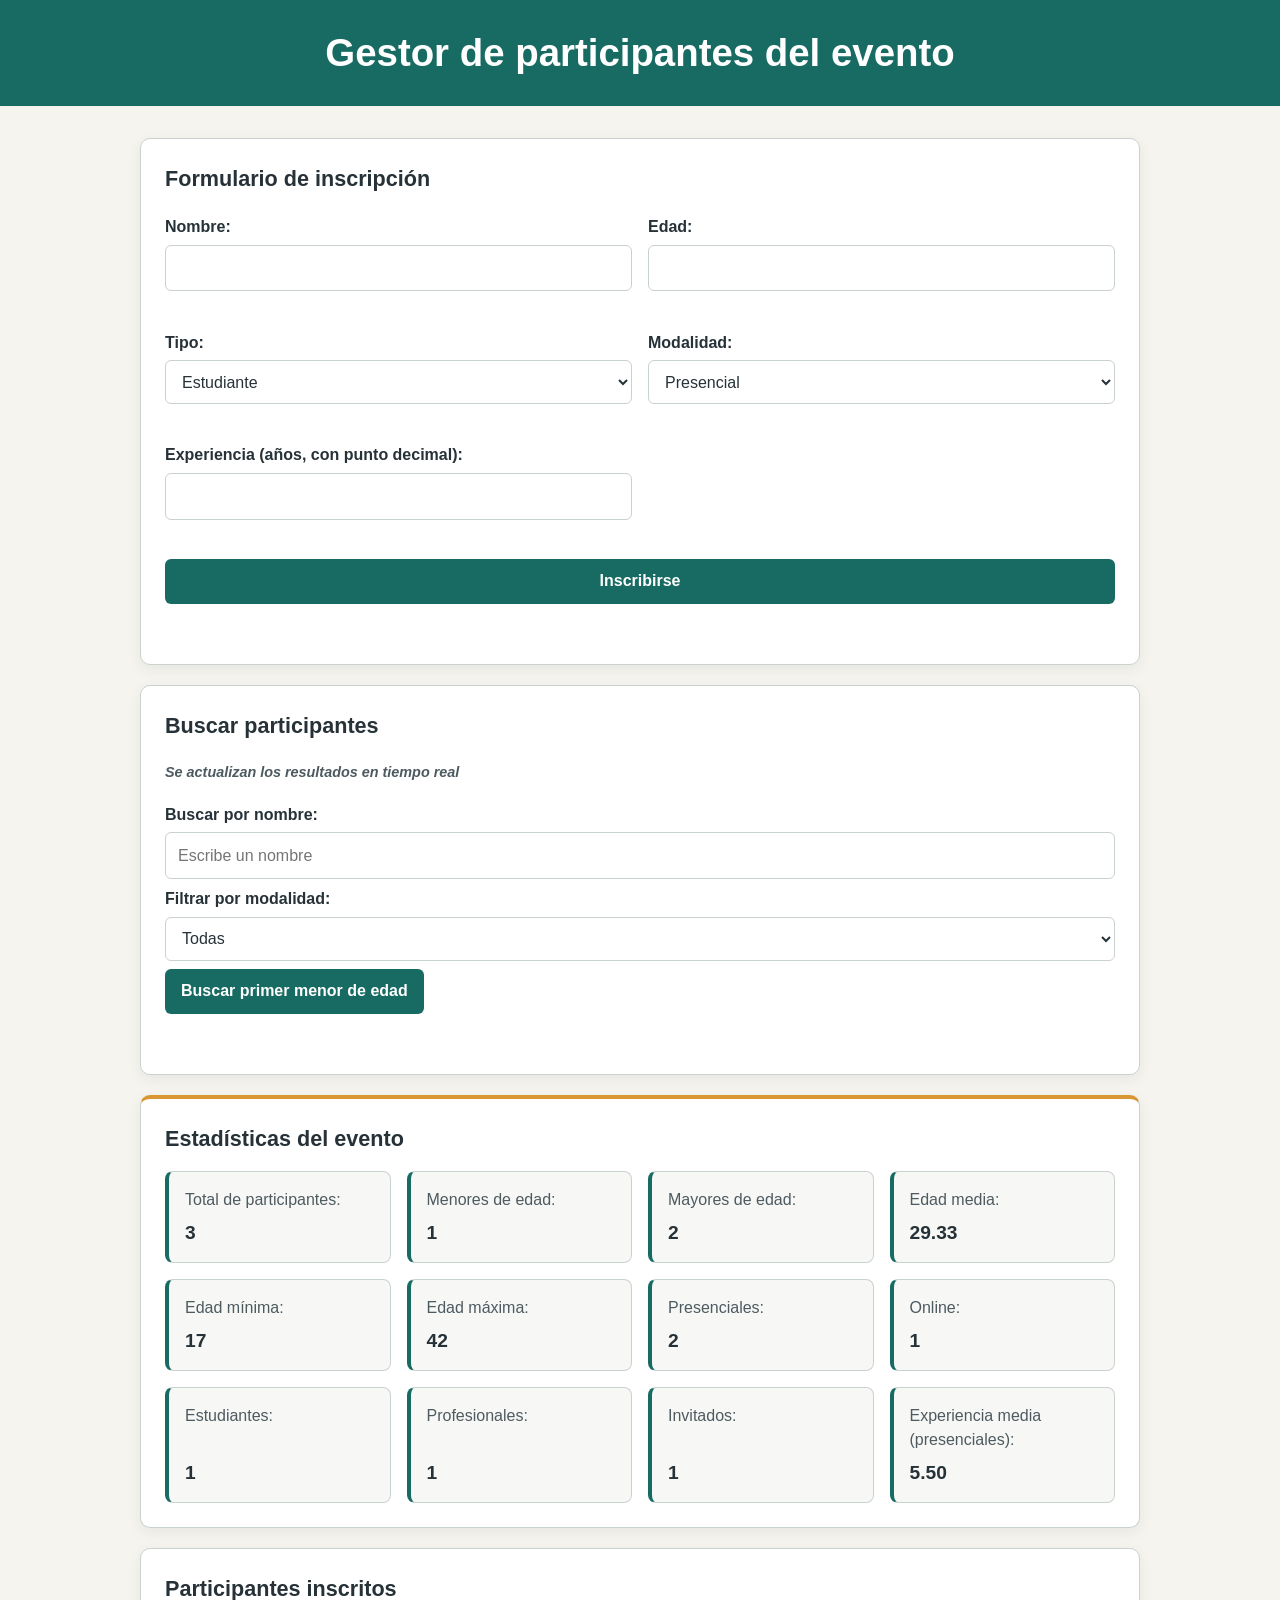
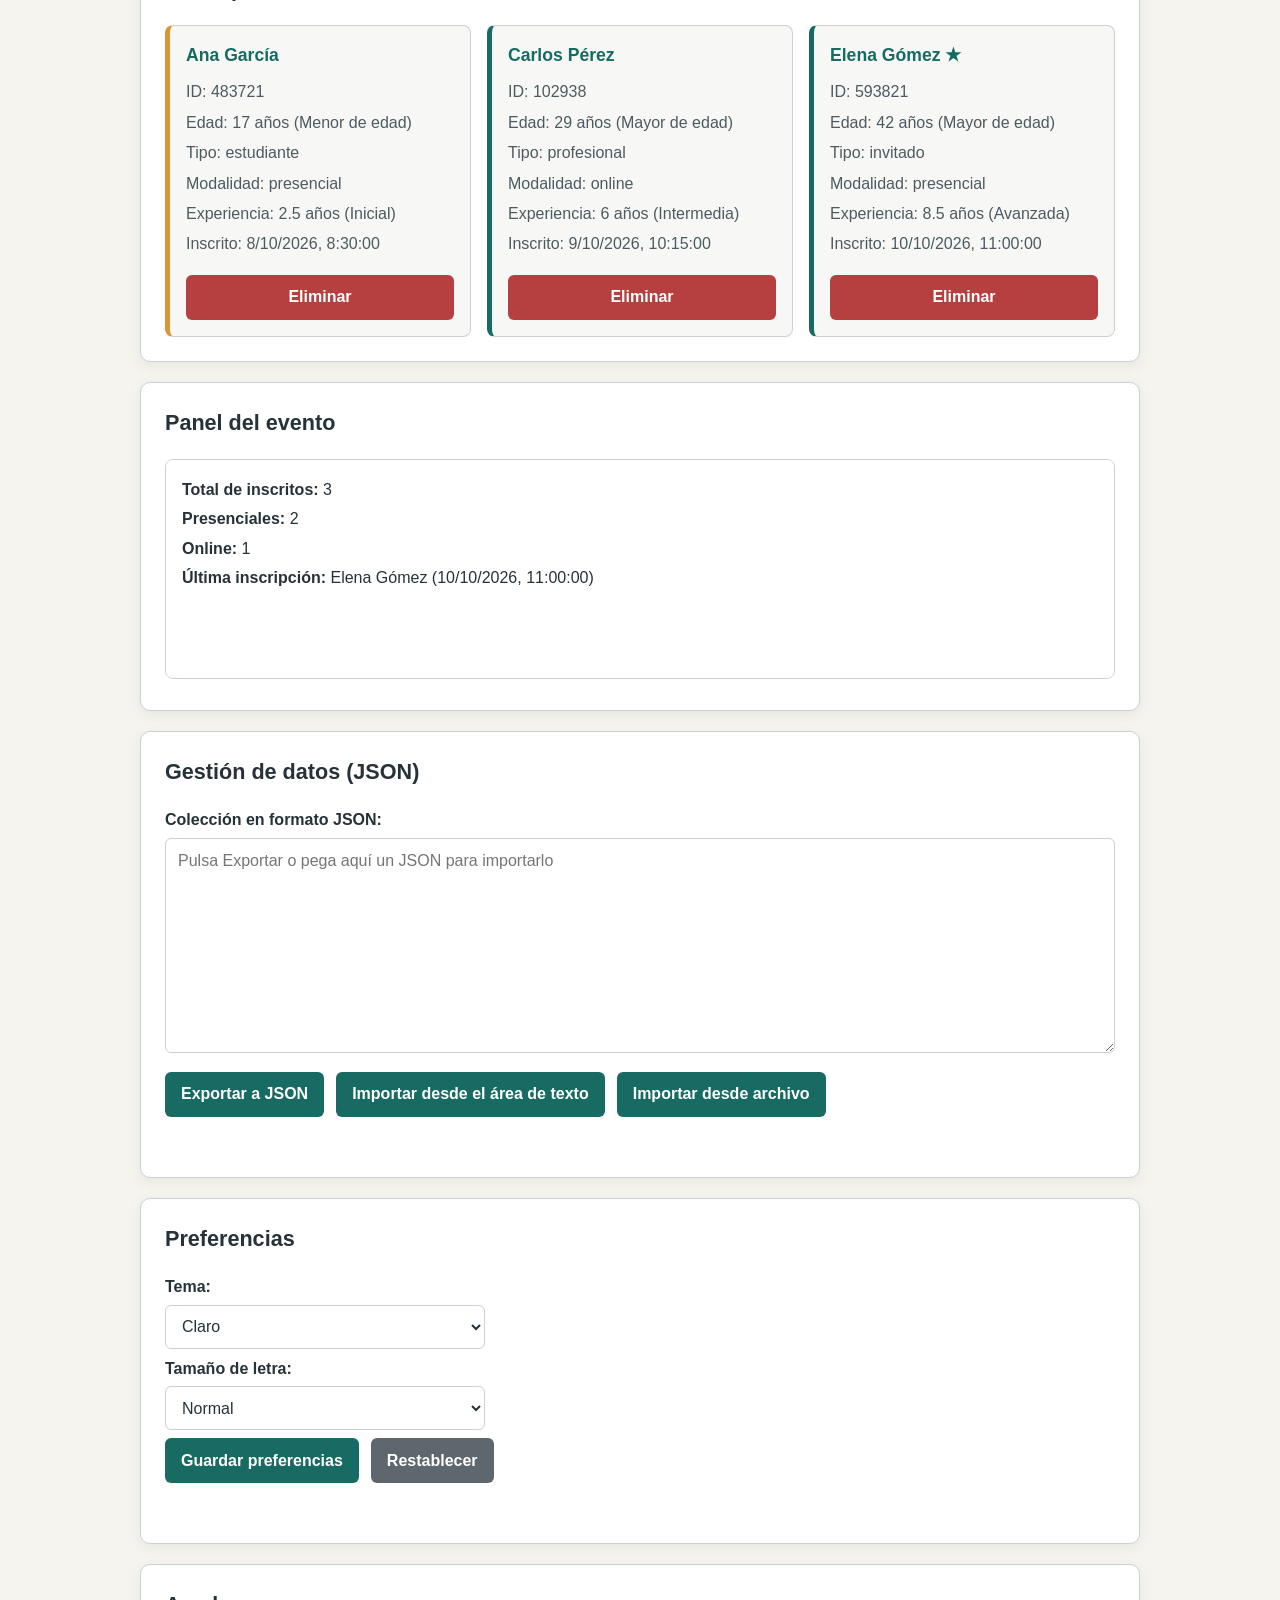
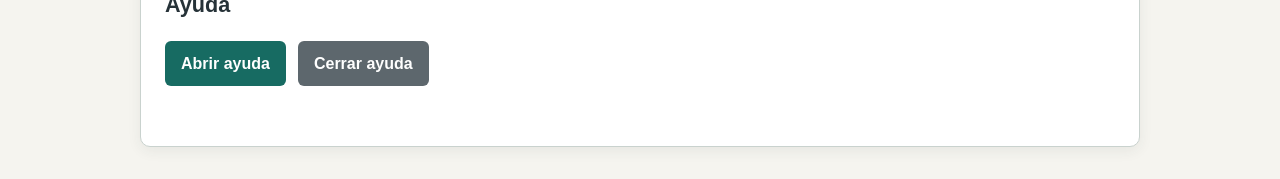
<file: index.html>
<!DOCTYPE html>
<html lang="es">
<head>
    <meta charset="UTF-8">
    <meta name="viewport" content="width=device-width, initial-scale=1.0">
    <title>Gestor de participantes del evento</title>
    <!-- Hoja de estilos y script principal (type="module" para poder usar import) -->
    <link rel="stylesheet" href="./css/estilos.css">
    <script type="module" src="./js/app.js"></script>
</head>
<body>
    <!-- Cabecera con el título de la página -->
    <header>
        <h1>Gestor de participantes del evento</h1>
    </header>

    <!-- Contenido principal dividido en secciones -->
    <main>
        <!-- Alta de participantes: la validación la hace JavaScript, por eso novalidate -->
        <section>
            <h2>Formulario de inscripción</h2>
            <form id="formulario" novalidate>
                <!-- Nombre: texto libre; el span muestra su error -->
                <div class="campo">
                    <label for="nombre">Nombre:</label>
                    <input type="text" id="nombre" name="nombre" autocomplete="off">
                    <span class="error-campo" id="error-nombre" role="alert"></span>
                </div>

                <!-- Edad: se usa texto para validar nosotros que sea un entero -->
                <div class="campo">
                    <label for="edad">Edad:</label>
                    <input type="text" id="edad" name="edad" inputmode="numeric" autocomplete="off">
                    <span class="error-campo" id="error-edad" role="alert"></span>
                </div>

                <!-- Tipo de participante -->
                <div class="campo">
                    <label for="tipo">Tipo:</label>
                    <select id="tipo" name="tipo">
                        <option value="estudiante">Estudiante</option>
                        <option value="profesional">Profesional</option>
                        <option value="invitado">Invitado</option>
                    </select>
                    <span class="error-campo" id="error-tipo" role="alert"></span>
                </div>

                <!-- Modalidad de asistencia -->
                <div class="campo">
                    <label for="modalidad">Modalidad:</label>
                    <select id="modalidad" name="modalidad">
                        <option value="presencial">Presencial</option>
                        <option value="online">Online</option>
                    </select>
                    <span class="error-campo" id="error-modalidad" role="alert"></span>
                </div>

                <!-- Experiencia en años (puede llevar decimales) -->
                <div class="campo">
                    <label for="experiencia">Experiencia (años, con punto decimal):</label>
                    <input type="text" id="experiencia" name="experiencia" inputmode="decimal" autocomplete="off">
                    <span class="error-campo" id="error-experiencia" role="alert"></span>
                </div>

                <!-- Botón que envía el formulario -->
                <button type="submit">Inscribirse</button>
            </form>
            <!-- Resumen de errores del formulario -->
            <div id="errores" role="alert"></div>
        </section>

        <!-- Búsqueda y filtros -->
        <section>
            <h2>Buscar participantes</h2>
            <h4>Se actualizan los resultados en tiempo real</h4>
            <div class="campo">
                <label for="busqueda">Buscar por nombre:</label>
                <input type="text" id="busqueda" placeholder="Escribe un nombre" autocomplete="off">
            </div>

            <div class="campo">
                <label for="filtro-modalidad">Filtrar por modalidad:</label>
                <select id="filtro-modalidad">
                    <option value="todas">Todas</option>
                    <option value="presencial">Presencial</option>
                    <option value="online">Online</option>
                </select>
            </div>

            <!-- Localiza al primer menor de edad de la colección -->
            <div class="acciones">
                <button id="btn-primer-menor" type="button">Buscar primer menor de edad</button>
            </div>
            <p id="primer-menor-mensaje" role="status"></p>
        </section>

        <!-- Estadísticas de la colección completa -->
        <section id="estadisticas">
            <h2>Estadísticas del evento</h2>
            <p>Total de participantes: <span id="stat-total">0</span></p>
            <p>Menores de edad: <span id="stat-menores">0</span></p>
            <p>Mayores de edad: <span id="stat-mayores">0</span></p>
            <p>Edad media: <span id="stat-edad-media">Sin datos</span></p>
            <p>Edad mínima: <span id="stat-edad-min">Sin datos</span></p>
            <p>Edad máxima: <span id="stat-edad-max">Sin datos</span></p>
            <p>Presenciales: <span id="stat-presencial">0</span></p>
            <p>Online: <span id="stat-online">0</span></p>
            <p>Estudiantes: <span id="stat-estudiantes">0</span></p>
            <p>Profesionales: <span id="stat-profesionales">0</span></p>
            <p>Invitados: <span id="stat-invitados">0</span></p>
            <p>Experiencia media (presenciales): <span id="stat-exp-presencial">Sin datos</span></p>
        </section>

        <!-- Listado de tarjetas -->
        <section id="tarjetas">
            <h2>Participantes inscritos</h2>
            <!-- Aviso cuando no hay resultados (oculto por defecto) -->
            <p id="sin-resultados" role="status" hidden></p>
            <!-- Aquí app.js añade una tarjeta por participante -->
            <div id="lista-participantes" class="lista-participantes"></div>
        </section>

        <!-- Panel del evento: recibe los datos por postMessage -->
        <section id="panel-seccion">
            <h2>Panel del evento</h2>
            <iframe id="panel-evento" src="./panel.html" title="Panel del evento: resumen de inscripciones"></iframe>
        </section>

        <!-- Intercambio de datos en JSON -->
        <section id="gestion-datos">
            <h2>Gestión de datos (JSON)</h2>
            <label for="json-area">Colección en formato JSON:</label>
            <textarea id="json-area" rows="8" placeholder="Pulsa Exportar o pega aquí un JSON para importarlo"></textarea>
            <!-- Botones de exportar e importar; el input de archivo va oculto y se usa con su label -->
            <div class="acciones">
                <button id="btn-exportar" type="button">Exportar a JSON</button>
                <button id="btn-importar-texto" type="button">Importar desde el área de texto</button>
                <label class="btn-importar" for="input-importar">Importar desde archivo</label>
                <input type="file" id="input-importar" accept=".json,application/json" hidden>
            </div>
            <p id="json-mensaje" role="status"></p>
        </section>

        <!-- Preferencias guardadas en cookies -->
        <section id="preferencias">
            <h2>Preferencias</h2>
            <!-- Selectores de tema y tamaño de letra -->
            <div class="campo">
                <label for="tema">Tema:</label>
                <select id="tema">
                    <option value="claro">Claro</option>
                    <option value="oscuro">Oscuro</option>
                </select>
            </div>

            <div class="campo">
                <label for="tamano">Tamaño de letra:</label>
                <select id="tamano">
                    <option value="normal">Normal</option>
                    <option value="grande">Grande</option>
                </select>
            </div>

            <!-- Botones para guardar o borrar las cookies -->
            <div class="acciones">
                <button id="guardar-preferencias" type="button">Guardar preferencias</button>
                <button id="reset-preferencias" type="button" class="btn-secundario">Restablecer</button>
            </div>
            <p id="preferencias-mensaje" role="status"></p>
        </section>

        <!-- Ayuda en ventana aparte -->
        <section id="ayuda">
            <h2>Ayuda</h2>
            <!-- Botones para abrir y cerrar la ventana de ayuda -->
            <div class="acciones">
                <button id="btn-abrir-ayuda" type="button">Abrir ayuda</button>
                <button id="btn-cerrar-ayuda" type="button" class="btn-secundario">Cerrar ayuda</button>
            </div>
            <p id="ayuda-mensaje" role="status"></p>
        </section>
    </main>
</body>
</html>
</file>
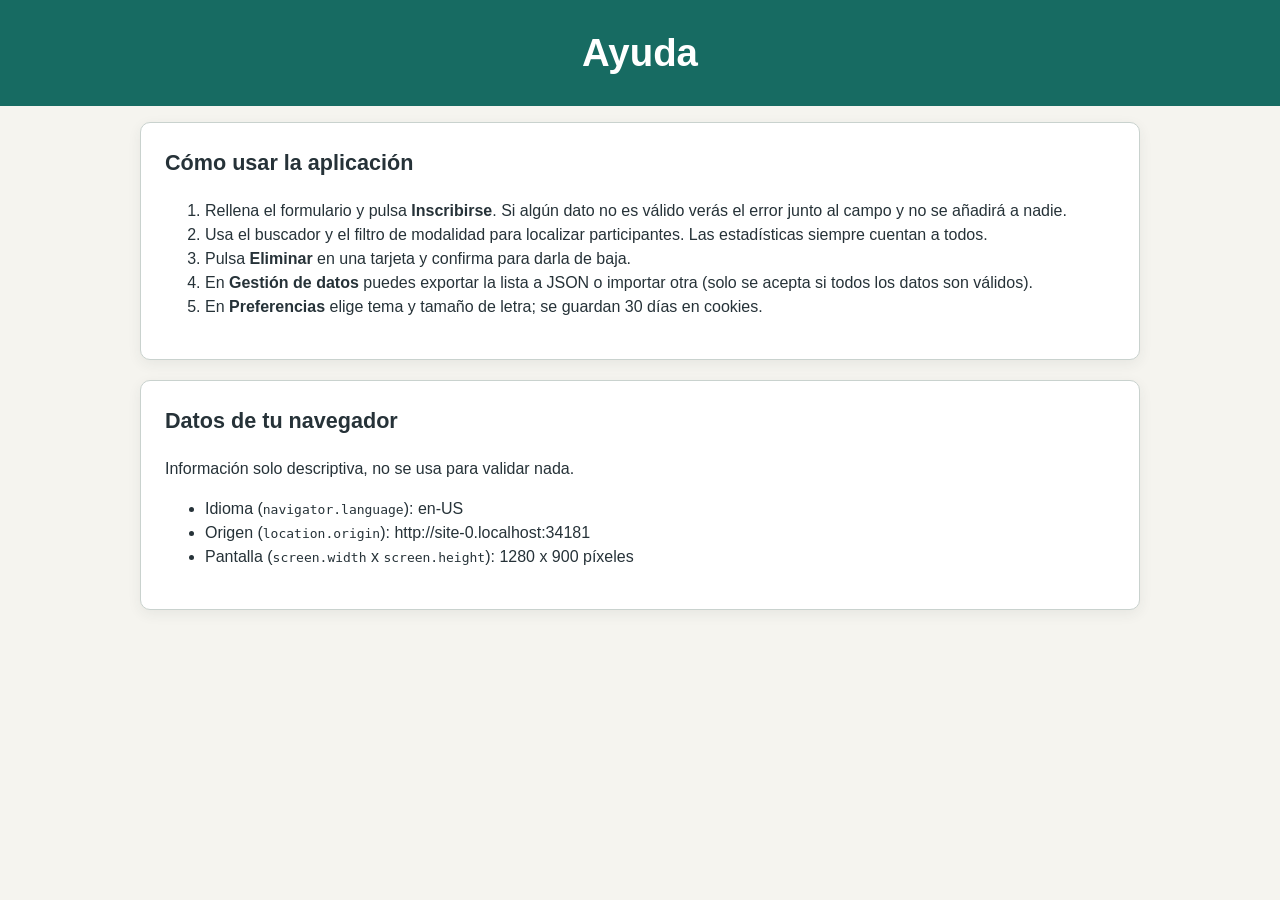
<file: ayuda.html>
<!DOCTYPE html>
<html lang="es">
<head>
    <meta charset="UTF-8">
    <meta name="viewport" content="width=device-width, initial-scale=1.0">
    <title>Ayuda - Gestor de participantes</title>
    <!-- Estilos y script de esta página de ayuda -->
    <link rel="stylesheet" href="./css/estilos.css">
    <script src="./js/ayuda.js"></script>
</head>
<body class="pagina-ayuda">
    <!-- Cabecera -->
    <header>
        <h1>Ayuda</h1>
    </header>

    <main>
        <!-- Instrucciones de uso -->
        <section>
            <h2>Cómo usar la aplicación</h2>
            <ol>
                <li>Rellena el formulario y pulsa <strong>Inscribirse</strong>. Si algún dato no es válido verás el error junto al campo y no se añadirá a nadie.</li>
                <li>Usa el buscador y el filtro de modalidad para localizar participantes. Las estadísticas siempre cuentan a todos.</li>
                <li>Pulsa <strong>Eliminar</strong> en una tarjeta y confirma para darla de baja.</li>
                <li>En <strong>Gestión de datos</strong> puedes exportar la lista a JSON o importar otra (solo se acepta si todos los datos son válidos).</li>
                <li>En <strong>Preferencias</strong> elige tema y tamaño de letra; se guardan 30 días en cookies.</li>
            </ol>
        </section>

        <!-- Datos del navegador que rellena ayuda.js -->
        <section>
            <h2>Datos de tu navegador</h2>
            <p>Información solo descriptiva, no se usa para validar nada.</p>
            <ul>
                <li>Idioma (<code>navigator.language</code>): <span id="dato-idioma">-</span></li>
                <li>Origen (<code>location.origin</code>): <span id="dato-origen">-</span></li>
                <li>Pantalla (<code>screen.width</code> x <code>screen.height</code>): <span id="dato-pantalla">-</span></li>
            </ul>
        </section>
    </main>
</body>
</html>
</file>
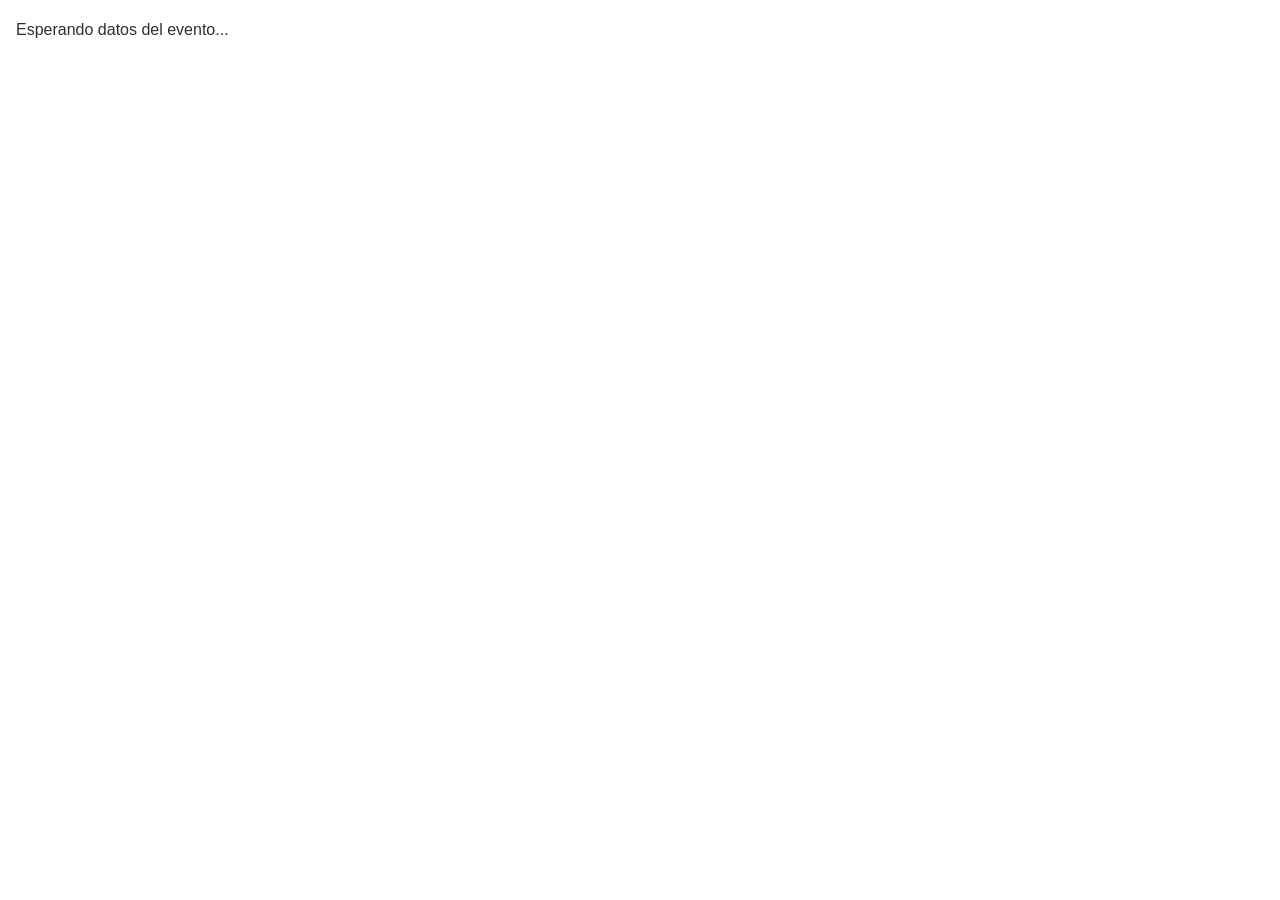
<file: panel.html>
<!DOCTYPE html>
<html lang="es">
<head>
    <meta charset="UTF-8">
    <meta name="viewport" content="width=device-width, initial-scale=1.0">
    <title>Panel del evento</title>
    <!-- Estilos y script del panel (module porque importa de logica.js) -->
    <link rel="stylesheet" href="./css/estilos.css">
    <script type="module" src="./js/panel.js"></script>
</head>
<body class="pagina-panel">
    <!-- El contenido lo construye panel.js al recibir mensajes -->
    <div id="panel-contenido" aria-live="polite"></div>
</body>
</html>
</file>
<file: css/estilos.css>
/* Colores y sombra del tema claro (por defecto), guardados en variables. */
:root {
    --fondo: #f5f4ef;
    --fondo-suave: #f7f8f5;
    --superficie: #ffffff;
    --texto: #263238;
    --texto-secundario: #4d5a60;
    --borde: #c9d2ce;
    --primario: #176b62;
    --primario-hover: #10564f;
    --titulo: #176b62;
    --acento: #d99632;
    --peligro: #b64040;
    --peligro-hover: #963333;
    --sombra: 0 4px 14px rgb(38 50 56 / 7%);
}

/* Tema oscuro: se activa con data-tema="oscuro" en <html> (lo pone preferencias.js). */
:root[data-tema="oscuro"] {
    --fondo: #111827;
    --fondo-suave: #0f172a;
    --superficie: #1f2937;
    --texto: #f3f4f6;
    --texto-secundario: #d1d5db;
    --borde: #4b5563;
    --primario: #2a8f87;
    --primario-hover: #23776f;
    --titulo: #7fd6cd;
    --acento: #f4b860;
    --peligro: #c0392b;
    --peligro-hover: #a02f23;
    --sombra: 0 4px 16px rgb(0 0 0 / 35%);
}

/* Tamaño de letra grande: al cambiar el tamaño base escalan todos los rem. */
:root[data-tamano="grande"] {
    font-size: 125%;
}

/* El ancho incluye el padding y el borde en todos los elementos. */
* {
    box-sizing: border-box;
}

/* Fondo, color y fuente de toda la página. */
body {
    margin: 0;
    background: var(--fondo);
    color: var(--texto);
    font-family: Arial, Helvetica, sans-serif;
    line-height: 1.5;
}

/* Cabecera con el título centrado. */
header {
    padding: 1.5rem 1rem;
    background: var(--primario);
    color: #ffffff;
    text-align: center;
}

header h1 {
    margin: 0;
    font-size: clamp(1.7rem, 4vw, 2.4rem);
}

/* Contenido principal: secciones en columna y centradas. */
main {
    display: grid;
    gap: 1.25rem;
    width: min(1000px, 92%);
    margin: 2rem auto;
}

/* Cada sección es una caja blanca con borde y sombra. */
main section {
    padding: 1.5rem;
    background: var(--superficie);
    border: 1px solid var(--borde);
    border-radius: 10px;
    box-shadow: var(--sombra);
}

/* Títulos de cada sección. */
h2 {
    margin: 0 0 1.25rem;
    font-size: 1.35rem;
}
    /*subtitulo cursiva*/
h4 {

    font-size: 0.9rem;
    font-style: italic;
    color: var(--texto-secundario);
}



/* Formularios y controles */
/* Formulario en una columna; el campo es etiqueta + control + error. */
form {
    display: grid;
    gap: 0.9rem 1rem;
}

/* Cada campo: etiqueta, control y mensaje de error en columna. */
.campo {
    display: flex;
    flex-direction: column;
    gap: 0.35rem;
    margin-bottom: 0.5rem;
}

form .campo {
    margin-bottom: 0;
}

label {
    font-weight: 600;
}

/* Los controles heredan la fuente y ocupan todo el ancho. */
input,
select,
textarea,
button {
    font: inherit;
}

input,
select,
textarea {
    width: 100%;
    padding: 0.65rem 0.75rem;
    color: var(--texto);
    background: var(--superficie);
    border: 1px solid var(--borde);
    border-radius: 6px;
}

input,
select {
    min-height: 44px;
}

/* Foco visible para poder navegar con teclado y campo inválido en rojo. */
input:focus,
select:focus,
textarea:focus,
button:focus-visible {
    outline: 3px solid var(--acento);
    outline-offset: 2px;
}

input.invalido,
select.invalido {
    border-color: var(--peligro);
}

/* Botones: estilo común, con variante secundaria. */
button,
.btn-importar {
    display: inline-flex;
    align-items: center;
    justify-content: center;
    min-height: 44px;
    padding: 0.65rem 1rem;
    color: #ffffff;
    background: var(--primario);
    border: 0;
    border-radius: 6px;
    font-weight: 600;
    cursor: pointer;
}

button:hover,
.btn-importar:hover {
    background: var(--primario-hover);
}

.btn-secundario {
    background: #5d676d;
}

.btn-secundario:hover {
    background: #454d52;
}

/* Área de texto JSON y fila de botones. */
#json-area {
    min-height: 180px;
    margin: 0.35rem 0 0.75rem;
    resize: vertical;
}

.acciones {
    display: flex;
    flex-wrap: wrap;
    gap: 0.75rem;
}

/* Mensajes de error y estado */
.error-campo {
    min-height: 1.2rem;
    color: var(--peligro);
    font-size: 0.9rem;
    font-weight: 600;
}

:root[data-tema="oscuro"] .error-campo,
:root[data-tema="oscuro"] #errores,
:root[data-tema="oscuro"] .error {
    color: #ff9d94;
}

#errores {
    min-height: 1.5rem;
    margin-top: 0.75rem;
    color: var(--peligro);
    font-weight: 600;
}

#json-mensaje,
#preferencias-mensaje,
#ayuda-mensaje,
#primer-menor-mensaje {
    min-height: 1.5rem;
    margin: 0.75rem 0 0;
    font-weight: 600;
}

.error {
    color: var(--peligro);
}

#preferencias .campo {
    max-width: 320px;
}

/* Estadísticas */
#estadisticas {
    display: grid;
    grid-template-columns: repeat(auto-fit, minmax(210px, 1fr));
    gap: 1rem;
    border-top: 4px solid var(--acento);
}

#estadisticas h2 {
    grid-column: 1 / -1;
    margin-bottom: 0;
}

#estadisticas p {
    display: flex;
    flex-direction: column;
    justify-content: space-between;
    gap: 0.5rem;
    min-width: 0;
    margin: 0;
    padding: 1rem;
    color: var(--texto-secundario);
    background: var(--fondo-suave);
    border: 1px solid var(--borde);
    border-left: 4px solid var(--primario);
    border-radius: 8px;
    overflow-wrap: anywhere;
}

#estadisticas p span {
    color: var(--texto);
    font-size: 1.2rem;
    font-weight: 700;
    line-height: 1.35;
}

/* Listado de participantes */
.lista-participantes {
    display: grid;
    grid-template-columns: repeat(auto-fit, minmax(230px, 1fr));
    gap: 1rem;
}

#sin-resultados {
    margin: 0 0 1rem;
    color: var(--texto-secundario);
    font-weight: 600;
}

.tarjeta {
    padding: 1rem;
    background: var(--fondo-suave);
    border: 1px solid var(--borde);
    border-left: 5px solid var(--primario);
    border-radius: 8px;
}

/* Estados de la tarjeta según la clasificación */
.tarjeta-menor {
    border-left-color: var(--acento);
}

.experiencia-avanzada h3::after {
    content: " \2605";
}

.tarjeta h3 {
    margin: 0 0 0.75rem;
    color: var(--titulo);
    font-size: 1.1rem;
}

.tarjeta p {
    margin: 0.4rem 0;
    color: var(--texto-secundario);
}

.tarjeta .btn-borrar {
    width: 100%;
    margin-top: 0.75rem;
    background: var(--peligro);
}

.tarjeta .btn-borrar:hover {
    background: var(--peligro-hover);
}

/* Iframe del panel */
#panel-evento {
    width: 100%;
    height: 220px;
    border: 1px solid var(--borde);
    border-radius: 8px;
    background: #ffffff;
}

/* Páginas panel.html y ayuda.html */
.pagina-panel {
    padding: 0.75rem 1rem;
    background: #ffffff;
    color: #263238;
}

.pagina-panel p {
    margin: 0.35rem 0;
}

.pagina-ayuda main {
    margin: 1rem auto;
}

/* Distribución en pantallas amplias */
@media (min-width: 650px) {
    form {
        grid-template-columns: 1fr 1fr;
    }

    form button {
        grid-column: 1 / -1;
    }
}

@media (max-width: 520px) {
    main section {
        padding: 1.1rem;
    }
}
</file>
